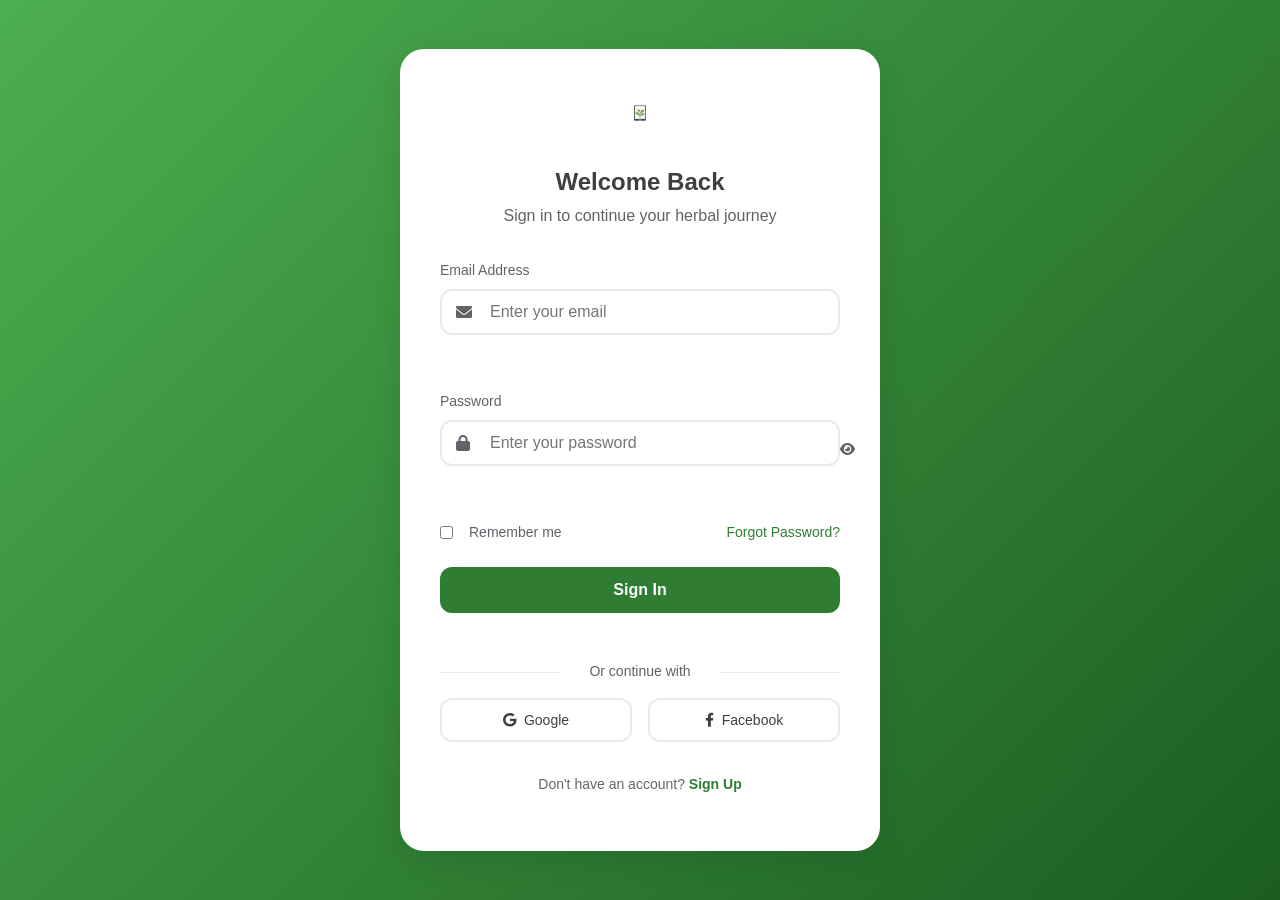
<file: virtualherbalgarden/login.html>
<!DOCTYPE html>
<html lang="en">
<head>
    <meta charset="UTF-8">
    <meta name="viewport" content="width=device-width, initial-scale=1.0">
    <title>Login - Virtual Herbal Garden</title>
    <link rel="stylesheet" href="styles.css">
    <link rel="stylesheet" href="auth.css">
    <link rel="stylesheet" href="https://cdnjs.cloudflare.com/ajax/libs/font-awesome/6.0.0/css/all.min.css">
</head>
<body>
    <div class="auth-container">
        <div class="auth-card">
            <div class="auth-header">
                <img src="assets/logo.png" alt="Virtual Herbal Garden" class="auth-logo">
                <h1>Welcome Back</h1>
                <p>Sign in to continue your herbal journey</p>
            </div>

            <form class="auth-form">
                <div class="form-group">
                    <label for="email">Email Address</label>
                    <div class="input-group">
                        <i class="fas fa-envelope"></i>
                        <input type="email" id="email" required placeholder="Enter your email">
                    </div>
                </div>

                <div class="form-group">
                    <label for="password">Password</label>
                    <div class="input-group">
                        <i class="fas fa-lock"></i>
                        <input type="password" id="password" required placeholder="Enter your password">
                        <button type="button" class="toggle-password" aria-label="Toggle password visibility">
                            <i class="fas fa-eye"></i>
                        </button>
                    </div>
                </div>

                <div class="form-options">
                    <label class="checkbox-container">
                        <input type="checkbox" id="remember">
                        <span class="checkmark"></span>
                        Remember me
                    </label>
                    <a href="reset-password.html" class="forgot-password">Forgot Password?</a>
                </div>

                <button type="submit" class="btn-primary">Sign In</button>

                <div class="social-login">
                    <p>Or continue with</p>
                    <div class="social-buttons">
                        <button type="button" class="btn-social google">
                            <i class="fab fa-google"></i>
                            Google
                        </button>
                        <button type="button" class="btn-social facebook">
                            <i class="fab fa-facebook-f"></i>
                            Facebook
                        </button>
                    </div>
                </div>
            </form>

            <div class="auth-footer">
                <p>Don't have an account? <a href="register.html">Sign Up</a></p>
            </div>
        </div>
    </div>
</body>
</html>
</file>
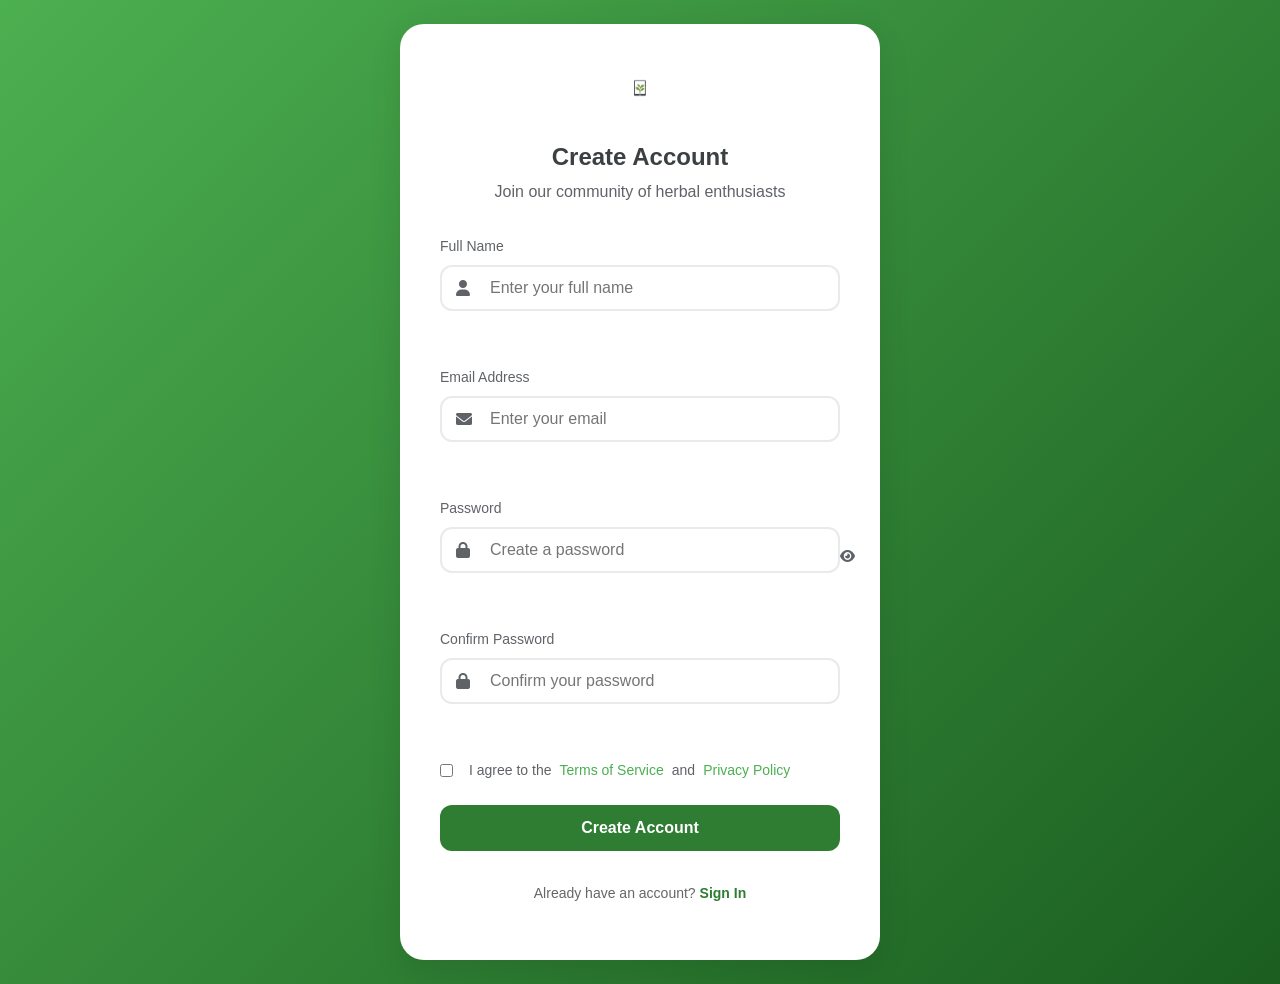
<file: virtualherbalgarden/register.html>
<!DOCTYPE html>
<html lang="en">
<head>
    <meta charset="UTF-8">
    <meta name="viewport" content="width=device-width, initial-scale=1.0">
    <title>Register - Virtual Herbal Garden</title>
    <link rel="stylesheet" href="styles.css">
    <link rel="stylesheet" href="auth.css">
    <link rel="stylesheet" href="https://cdnjs.cloudflare.com/ajax/libs/font-awesome/6.0.0/css/all.min.css">
</head>
<body>
    <div class="auth-container">
        <div class="auth-card">
            <div class="auth-header">
                <img src="assets/logo.png" alt="Virtual Herbal Garden" class="auth-logo">
                <h1>Create Account</h1>
                <p>Join our community of herbal enthusiasts</p>
            </div>

            <form class="auth-form">
                <div class="form-group">
                    <label for="fullName">Full Name</label>
                    <div class="input-group">
                        <i class="fas fa-user"></i>
                        <input type="text" id="fullName" required placeholder="Enter your full name">
                    </div>
                </div>

                <div class="form-group">
                    <label for="email">Email Address</label>
                    <div class="input-group">
                        <i class="fas fa-envelope"></i>
                        <input type="email" id="email" required placeholder="Enter your email">
                    </div>
                </div>

                <div class="form-group">
                    <label for="password">Password</label>
                    <div class="input-group">
                        <i class="fas fa-lock"></i>
                        <input type="password" id="password" required placeholder="Create a password">
                        <button type="button" class="toggle-password" aria-label="Toggle password visibility">
                            <i class="fas fa-eye"></i>
                        </button>
                    </div>
                </div>

                <div class="form-group">
                    <label for="confirmPassword">Confirm Password</label>
                    <div class="input-group">
                        <i class="fas fa-lock"></i>
                        <input type="password" id="confirmPassword" required placeholder="Confirm your password">
                    </div>
                </div>

                <div class="form-options">
                    <label class="checkbox-container">
                        <input type="checkbox" id="terms" required>
                        <span class="checkmark"></span>
                        I agree to the <a href="#">Terms of Service</a> and <a href="#">Privacy Policy</a>
                    </label>
                </div>

                <button type="submit" class="btn-primary">Create Account</button>
            </form>

            <div class="auth-footer">
                <p>Already have an account? <a href="login.html">Sign In</a></p>
            </div>
        </div>
    </div>
</body>
</html>
</file>
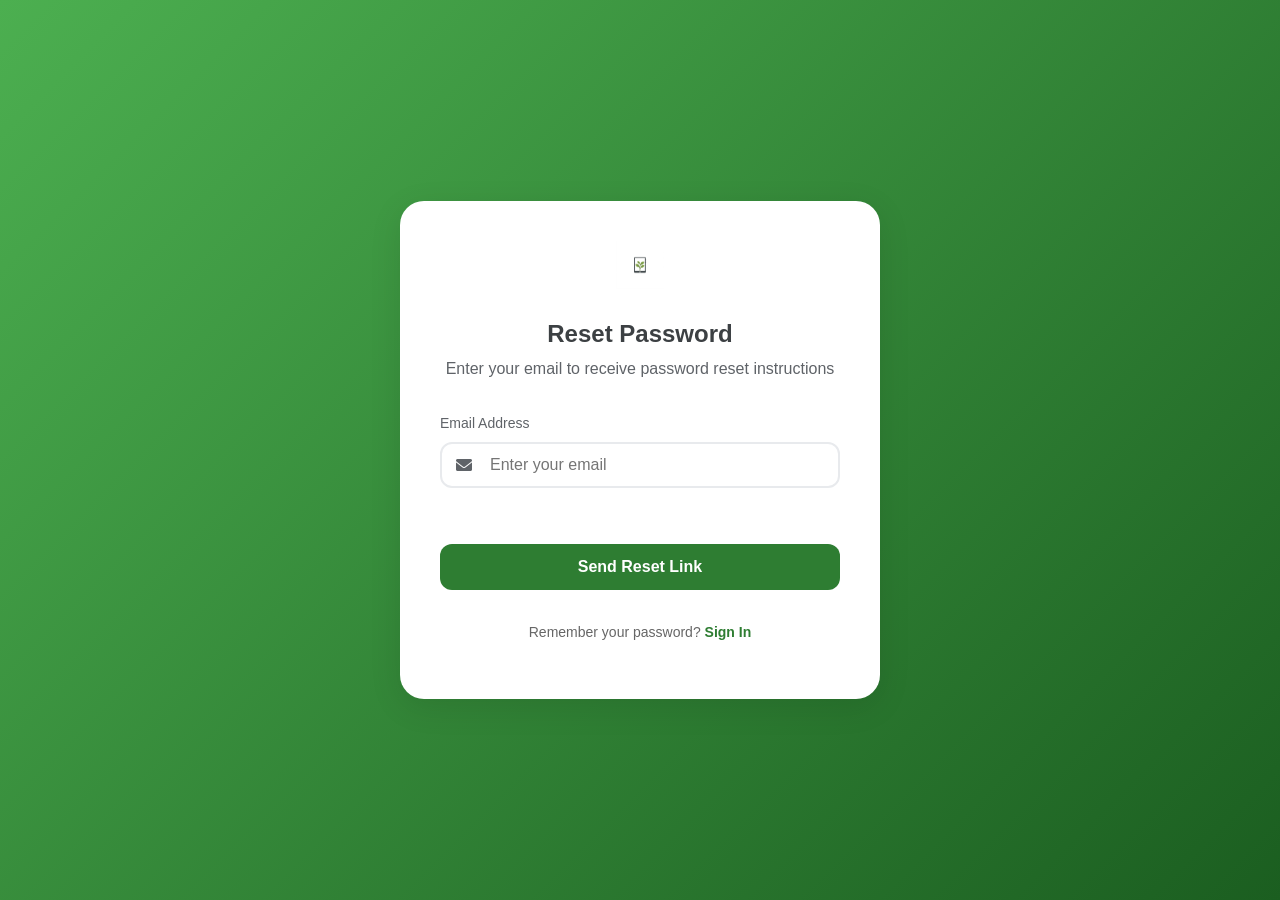
<file: virtualherbalgarden/reset-password.html>
<!DOCTYPE html>
<html lang="en">
<head>
    <meta charset="UTF-8">
    <meta name="viewport" content="width=device-width, initial-scale=1.0">
    <title>Reset Password - Virtual Herbal Garden</title>
    <link rel="stylesheet" href="styles.css">
    <link rel="stylesheet" href="auth.css">
    <link rel="stylesheet" href="https://cdnjs.cloudflare.com/ajax/libs/font-awesome/6.0.0/css/all.min.css">
</head>
<body>
    <div class="auth-container">
        <div class="auth-card">
            <div class="auth-header">
                <img src="assets/logo.png" alt="Virtual Herbal Garden" class="auth-logo">
                <h1>Reset Password</h1>
                <p>Enter your email to receive password reset instructions</p>
            </div>

            <form class="auth-form">
                <div class="form-group">
                    <label for="email">Email Address</label>
                    <div class="input-group">
                        <i class="fas fa-envelope"></i>
                        <input type="email" id="email" required placeholder="Enter your email">
                    </div>
                </div>

                <button type="submit" class="btn-primary">Send Reset Link</button>
            </form>

            <div class="auth-footer">
                <p>Remember your password? <a href="login.html">Sign In</a></p>
            </div>
        </div>
    </div>
</body>
</html>
</file>
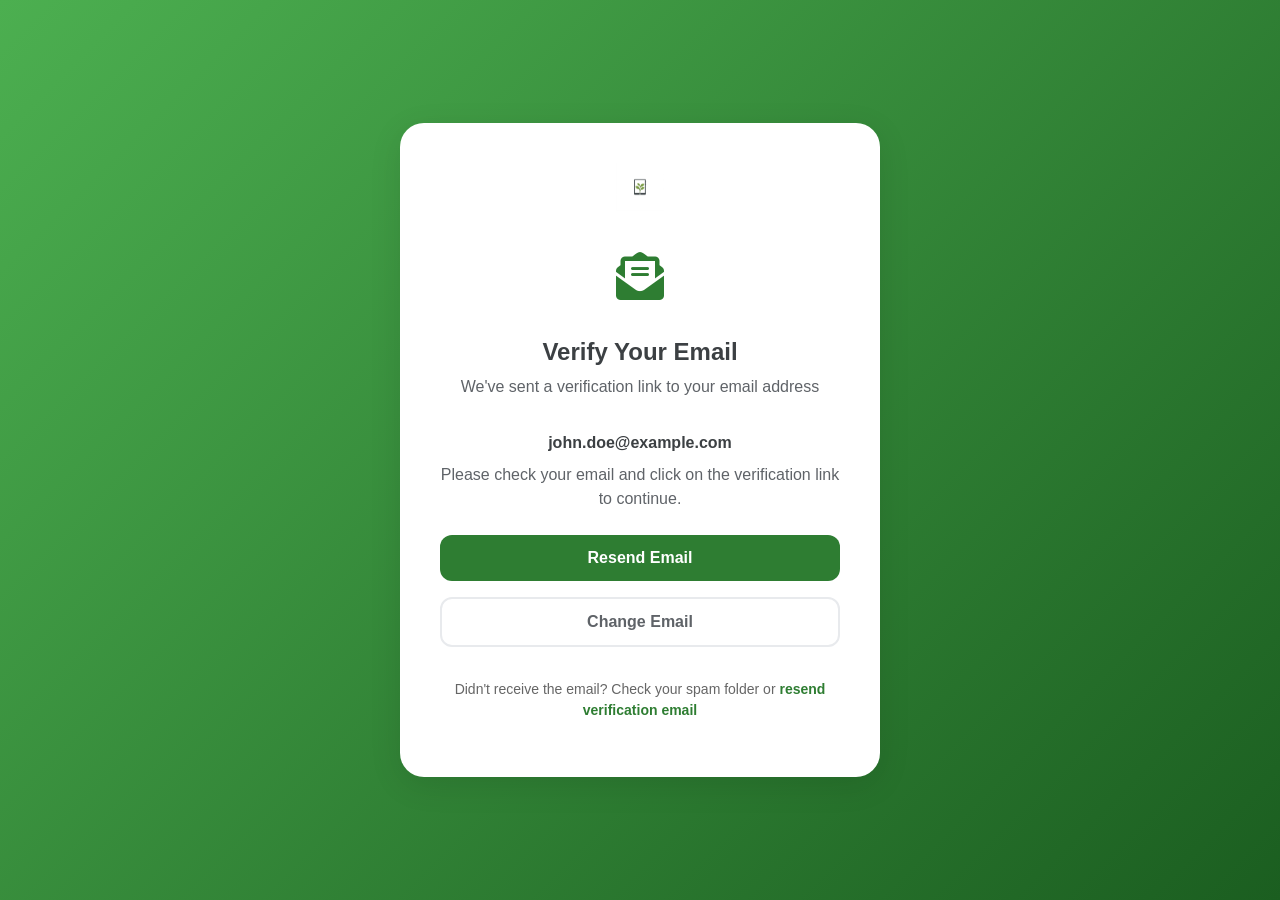
<file: virtualherbalgarden/verify-email.html>
<!DOCTYPE html>
<html lang="en">
<head>
    <meta charset="UTF-8">
    <meta name="viewport" content="width=device-width, initial-scale=1.0">
    <title>Verify Email - Virtual Herbal Garden</title>
    <link rel="stylesheet" href="styles.css">
    <link rel="stylesheet" href="auth.css">
    <link rel="stylesheet" href="https://cdnjs.cloudflare.com/ajax/libs/font-awesome/6.0.0/css/all.min.css">
</head>
<body>
    <div class="auth-container">
        <div class="auth-card">
            <div class="auth-header">
                <img src="assets/logo.png" alt="Virtual Herbal Garden" class="auth-logo">
                <div class="verification-icon">
                    <i class="fas fa-envelope-open-text"></i>
                </div>
                <h1>Verify Your Email</h1>
                <p>We've sent a verification link to your email address</p>
            </div>

            <div class="verification-content">
                <p class="email-sent">john.doe@example.com</p>
                <p class="instruction">Please check your email and click on the verification link to continue.</p>
                
                <div class="verification-actions">
                    <button type="button" class="btn-primary">Resend Email</button>
                    <button type="button" class="btn-secondary">Change Email</button>
                </div>
            </div>

            <div class="auth-footer">
                <p>Didn't receive the email? Check your spam folder or <a href="#" class="resend-link">resend verification email</a></p>
            </div>
        </div>
    </div>
</body>
</html>
</file>
<file: virtualherbalgarden/styles.css>
/* Design System Variables */
:root {
    /* Colors */
    --primary-color: #4CAF50;
    --primary-dark: #388E3C;
    --primary-light: #81C784;
    --secondary-color: #FFA000;
    --secondary-dark: #F57C00;
    --secondary-light: #FFB74D;
    --accent-color: #2196F3;
    --accent-dark: #1976D2;
    --accent-light: #64B5F6;
    --success-color: #4CAF50;
    --error-color: #F44336;
    --warning-color: #FFC107;
    --info-color: #2196F3;
    
    /* Background Colors */
    --bg-primary: #FFFFFF;
    --bg-secondary: #F5F5F5;
    --bg-tertiary: #EEEEEE;
    --bg-dark: #121212;
    
    /* Text Colors */
    --text-primary: #333333;
    --text-secondary: #666666;
    --text-light: #999999;
    --text-white: #FFFFFF;
    
    /* Border Colors */
    --border-color: #E0E0E0;
    --border-light: #F5F5F5;
    --border-dark: #BDBDBD;
    
    /* Shadow */
    --shadow-sm: 0 2px 4px rgba(0, 0, 0, 0.1);
    --shadow-md: 0 4px 8px rgba(0, 0, 0, 0.1);
    --shadow-lg: 0 8px 16px rgba(0, 0, 0, 0.1);
    --shadow-xl: 0 16px 32px rgba(0, 0, 0, 0.1);
    
    /* Border Radius */
    --radius-sm: 4px;
    --radius-md: 8px;
    --radius-lg: 16px;
    --radius-full: 50%;
    
    /* Spacing */
    --spacing-xs: 0.25rem;
    --spacing-sm: 0.5rem;
    --spacing-md: 1rem;
    --spacing-lg: 2rem;
    --spacing-xl: 4rem;
    
    /* Typography */
    --font-family: 'Poppins', sans-serif;
    --font-size-xs: 0.75rem;
    --font-size-sm: 0.875rem;
    --font-size-md: 1rem;
    --font-size-lg: 1.25rem;
    --font-size-xl: 1.5rem;
    --font-size-2xl: 2rem;
    --font-size-3xl: 3rem;
    
    /* Transitions */
    --transition-fast: 0.2s ease;
    --transition-normal: 0.3s ease;
    --transition-slow: 0.5s ease;
    
    /* Z-index */
    --z-index-dropdown: 1000;
    --z-index-sticky: 1020;
    --z-index-fixed: 1030;
    --z-index-modal: 1040;
    --z-index-popover: 1050;
    --z-index-tooltip: 1060;
}

/* Dark Theme Variables */
[data-theme="dark"] {
    --bg-primary: #121212;
    --bg-secondary: #1E1E1E;
    --bg-tertiary: #2D2D2D;
    --text-primary: #FFFFFF;
    --text-secondary: #B0B0B0;
    --text-light: #757575;
    --border-color: #2D2D2D;
    --border-light: #1E1E1E;
    --border-dark: #404040;
}

/* Reset & Base Styles */
* {
    margin: 0;
    padding: 0;
    box-sizing: border-box;
}

body {
    font-family: var(--font-family);
    font-size: var(--font-size-md);
    line-height: 1.5;
    color: var(--text-primary);
    background-color: var(--bg-secondary);
}

/* Typography */
h1, h2, h3, h4, h5, h6 {
    font-weight: 600;
    line-height: 1.2;
    margin-bottom: var(--spacing-md);
}

h1 { font-size: var(--font-size-3xl); }
h2 { font-size: var(--font-size-2xl); }
h3 { font-size: var(--font-size-xl); }
h4 { font-size: var(--font-size-lg); }
h5 { font-size: var(--font-size-md); }
h6 { font-size: var(--font-size-sm); }

p {
    margin-bottom: var(--spacing-md);
    color: var(--text-secondary);
}

/* Links */
a {
    color: var(--primary-color);
    text-decoration: none;
    transition: color var(--transition-fast);
}

a:hover {
    color: var(--primary-dark);
}

/* Buttons */
.btn {
    display: inline-flex;
    align-items: center;
    justify-content: center;
    padding: var(--spacing-sm) var(--spacing-lg);
    border-radius: var(--radius-md);
    font-weight: 500;
    cursor: pointer;
    transition: all var(--transition-normal);
    border: none;
    gap: var(--spacing-sm);
}

.btn-primary {
    background-color: var(--primary-color);
    color: var(--text-white);
}

.btn-primary:hover {
    background-color: var(--primary-dark);
}

.btn-secondary {
    background-color: var(--secondary-color);
    color: var(--text-white);
}

.btn-secondary:hover {
    background-color: var(--secondary-dark);
}

.btn-outline {
    background-color: transparent;
    border: 2px solid var(--primary-color);
    color: var(--primary-color);
}

.btn-outline:hover {
    background-color: var(--primary-color);
    color: var(--text-white);
}

/* Forms */
.form-group {
    margin-bottom: var(--spacing-lg);
}

.form-label {
    display: block;
    margin-bottom: var(--spacing-sm);
    color: var(--text-primary);
    font-weight: 500;
}

.form-control {
    width: 100%;
    padding: var(--spacing-md);
    border: 2px solid var(--border-color);
    border-radius: var(--radius-md);
    font-size: var(--font-size-md);
    transition: border-color var(--transition-fast);
}

.form-control:focus {
    outline: none;
    border-color: var(--primary-color);
}

/* Cards */
.card {
    background-color: var(--bg-primary);
    border-radius: var(--radius-lg);
    box-shadow: var(--shadow-md);
    padding: var(--spacing-lg);
    transition: all var(--transition-normal);
}

.card:hover {
    transform: translateY(-5px);
    box-shadow: var(--shadow-lg);
}

/* Navigation */
.navbar {
    position: fixed;
    top: 0;
    left: 0;
    right: 0;
    background-color: var(--bg-primary);
    padding: var(--spacing-md) var(--spacing-lg);
    box-shadow: var(--shadow-sm);
    z-index: var(--z-index-fixed);
    display: flex;
    align-items: center;
    justify-content: space-between;
}

.nav-brand {
    display: flex;
    align-items: center;
    gap: var(--spacing-md);
}

.logo {
    height: 40px;
    width: auto;
}

.nav-links {
    display: flex;
    gap: var(--spacing-lg);
}

.nav-links a {
    color: var(--text-primary);
    font-weight: 500;
    transition: color var(--transition-fast);
}

.nav-links a:hover {
    color: var(--primary-color);
}

.nav-links a.active {
    color: var(--primary-color);
}

/* User Menu */
.user-menu {
    position: relative;
}

/* Avatar Styles */
.avatar {
    width: 40px;
    height: 40px;
    border-radius: var(--radius-full);
    object-fit: cover;
    background-color: var(--bg-secondary);
}

.profile-image .avatar {
    width: 120px;
    height: 120px;
}

.dropdown-menu {
    position: absolute;
    top: 100%;
    right: 0;
    background-color: var(--bg-primary);
    border-radius: var(--radius-md);
    box-shadow: var(--shadow-lg);
    padding: var(--spacing-sm);
    min-width: 200px;
    display: none;
}

.user-menu:hover .dropdown-menu {
    display: block;
}

.dropdown-menu a {
    display: flex;
    align-items: center;
    gap: var(--spacing-sm);
    padding: var(--spacing-sm) var(--spacing-md);
    color: var(--text-primary);
    transition: background-color var(--transition-fast);
}

.dropdown-menu a:hover {
    background-color: var(--bg-secondary);
}

/* Footer */
footer {
    background-color: var(--bg-primary);
    padding: var(--spacing-xl) 0;
    margin-top: var(--spacing-xl);
}

.footer-content {
    max-width: 1200px;
    margin: 0 auto;
    padding: 0 var(--spacing-lg);
    display: grid;
    grid-template-columns: repeat(auto-fit, minmax(250px, 1fr));
    gap: var(--spacing-xl);
}

.footer-section h3 {
    color: var(--text-primary);
    margin-bottom: var(--spacing-md);
}

.footer-section ul {
    list-style: none;
}

.footer-section ul li {
    margin-bottom: var(--spacing-sm);
}

.footer-section a {
    color: var(--text-secondary);
    transition: color var(--transition-fast);
}

.footer-section a:hover {
    color: var(--primary-color);
}

.social-links {
    display: flex;
    gap: var(--spacing-md);
}

.social-links a {
    width: 40px;
    height: 40px;
    border-radius: var(--radius-full);
    background-color: var(--bg-secondary);
    display: flex;
    align-items: center;
    justify-content: center;
    color: var(--text-secondary);
    transition: all var(--transition-fast);
}

.social-links a:hover {
    background-color: var(--primary-color);
    color: var(--text-white);
}

.footer-bottom {
    text-align: center;
    padding-top: var(--spacing-lg);
    margin-top: var(--spacing-lg);
    border-top: 1px solid var(--border-color);
    color: var(--text-secondary);
}

/* Animations */
@keyframes fadeIn {
    from {
        opacity: 0;
        transform: translateY(20px);
    }
    to {
        opacity: 1;
        transform: translateY(0);
    }
}

.fade-in {
    animation: fadeIn 0.5s ease;
}

/* Responsive Design */
@media (max-width: 1024px) {
    .nav-links {
        display: none;
    }
    
    .footer-content {
        grid-template-columns: repeat(2, 1fr);
    }
}

@media (max-width: 768px) {
    :root {
        --spacing-xl: 2rem;
    }
    
    .navbar {
        padding: var(--spacing-sm) var(--spacing-md);
    }
    
    .footer-content {
        grid-template-columns: 1fr;
        text-align: center;
    }
    
    .social-links {
        justify-content: center;
    }
}

/* Utility Classes */
.text-center { text-align: center; }
.text-right { text-align: right; }
.text-left { text-align: left; }

.mt-1 { margin-top: var(--spacing-sm); }
.mt-2 { margin-top: var(--spacing-md); }
.mt-3 { margin-top: var(--spacing-lg); }
.mt-4 { margin-top: var(--spacing-xl); }

.mb-1 { margin-bottom: var(--spacing-sm); }
.mb-2 { margin-bottom: var(--spacing-md); }
.mb-3 { margin-bottom: var(--spacing-lg); }
.mb-4 { margin-bottom: var(--spacing-xl); }

.p-1 { padding: var(--spacing-sm); }
.p-2 { padding: var(--spacing-md); }
.p-3 { padding: var(--spacing-lg); }
.p-4 { padding: var(--spacing-xl); }

.d-flex { display: flex; }
.align-items-center { align-items: center; }
.justify-content-center { justify-content: center; }
.justify-content-between { justify-content: space-between; }

.w-100 { width: 100%; }
.h-100 { height: 100%; }

.rounded { border-radius: var(--radius-md); }
.rounded-lg { border-radius: var(--radius-lg); }
.rounded-full { border-radius: var(--radius-full); }

.shadow-sm { box-shadow: var(--shadow-sm); }
.shadow-md { box-shadow: var(--shadow-md); }
.shadow-lg { box-shadow: var(--shadow-lg); }
.shadow-xl { box-shadow: var(--shadow-xl); }
</file>
<file: virtualherbalgarden/auth.css>
/* Authentication Pages Styles */
:root {
    --primary-green: #2E7D32;
    --primary-light: #4CAF50;
    --primary-dark: #1B5E20;
    --accent-green: #81C784;
    --success-green: #66BB6A;
    --white: #FFFFFF;
    --gray-50: #F8F9FA;
    --gray-100: #F1F3F4;
    --gray-200: #E8EAED;
    --gray-300: #DADCE0;
    --gray-600: #5F6368;
    --gray-800: #3C4043;
}

.auth-container {
    min-height: 100vh;
    display: flex;
    align-items: center;
    justify-content: center;
    padding: 24px;
    background: linear-gradient(135deg, var(--primary-light) 0%, var(--primary-dark) 100%);
}

.auth-card {
    background: var(--white);
    border-radius: 24px;
    padding: 40px;
    width: 100%;
    max-width: 480px;
    box-shadow: 0 8px 32px rgba(0, 0, 0, 0.1);
}

.auth-header {
    text-align: center;
    margin-bottom: 32px;
}

.auth-logo {
    height: 48px;
    margin-bottom: 24px;
}

.auth-header h1 {
    color: var(--gray-800);
    margin-bottom: 8px;
    font-size: 24px;
}

.auth-header p {
    color: var(--gray-600);
    font-size: 16px;
}

.auth-form {
    display: grid;
    gap: 24px;
}

.form-group {
    display: flex;
    flex-direction: column;
    gap: 8px;
}

.form-group label {
    color: var(--gray-600);
    font-size: 14px;
}

.input-group {
    position: relative;
    display: flex;
    align-items: center;
}

.input-group i {
    position: absolute;
    left: 16px;
    color: var(--gray-600);
}

.input-group input {
    width: 100%;
    padding: 12px 16px 12px 48px;
    border: 2px solid var(--gray-200);
    border-radius: 12px;
    font-size: 16px;
    transition: all 0.3s ease;
}

.input-group input:focus {
    border-color: var(--primary-green);
    outline: none;
}

.toggle-password {
    position: absolute;
    right: 16px;
    background: none;
    border: none;
    color: var(--gray-600);
    cursor: pointer;
}

.form-options {
    display: flex;
    justify-content: space-between;
    align-items: center;
}

.checkbox-container {
    display: flex;
    align-items: center;
    gap: 8px;
    cursor: pointer;
    font-size: 14px;
    color: var(--gray-600);
}

.forgot-password {
    color: var(--primary-green);
    text-decoration: none;
    font-size: 14px;
}

.btn-primary {
    background: var(--primary-green);
    color: var(--white);
    border: none;
    padding: 14px;
    border-radius: 12px;
    font-size: 16px;
    font-weight: 600;
    cursor: pointer;
    transition: all 0.3s ease;
}

.btn-primary:hover {
    background: var(--primary-dark);
    transform: translateY(-2px);
}

.social-login {
    text-align: center;
    margin-top: 24px;
}

.social-login p {
    color: var(--gray-600);
    font-size: 14px;
    margin-bottom: 16px;
    position: relative;
}

.social-login p::before,
.social-login p::after {
    content: '';
    position: absolute;
    top: 50%;
    width: 30%;
    height: 1px;
    background: var(--gray-200);
}

.social-login p::before {
    left: 0;
}

.social-login p::after {
    right: 0;
}

.social-buttons {
    display: grid;
    grid-template-columns: 1fr 1fr;
    gap: 16px;
}

.btn-social {
    display: flex;
    align-items: center;
    justify-content: center;
    gap: 8px;
    padding: 12px;
    border: 2px solid var(--gray-200);
    border-radius: 12px;
    background: var(--white);
    color: var(--gray-800);
    font-size: 14px;
    cursor: pointer;
    transition: all 0.3s ease;
}

.btn-social:hover {
    border-color: var(--gray-600);
}

.auth-footer {
    text-align: center;
    margin-top: 32px;
    color: var(--gray-600);
    font-size: 14px;
}

.auth-footer a {
    color: var(--primary-green);
    text-decoration: none;
    font-weight: 600;
}

/* Verification Page Specific Styles */
.verification-icon {
    font-size: 48px;
    color: var(--primary-green);
    margin-bottom: 24px;
}

.verification-content {
    text-align: center;
    margin-bottom: 32px;
}

.email-sent {
    font-weight: 600;
    color: var(--gray-800);
    margin-bottom: 8px;
}

.instruction {
    color: var(--gray-600);
    margin-bottom: 24px;
}

.verification-actions {
    display: grid;
    gap: 16px;
}

.btn-secondary {
    background: var(--white);
    color: var(--gray-600);
    border: 2px solid var(--gray-200);
    padding: 14px;
    border-radius: 12px;
    font-size: 16px;
    font-weight: 600;
    cursor: pointer;
    transition: all 0.3s ease;
}

.btn-secondary:hover {
    border-color: var(--gray-600);
    color: var(--gray-800);
}

/* Responsive Design */
@media (max-width: 480px) {
    .auth-card {
        padding: 24px;
    }

    .social-buttons {
        grid-template-columns: 1fr;
    }
}
</file>
